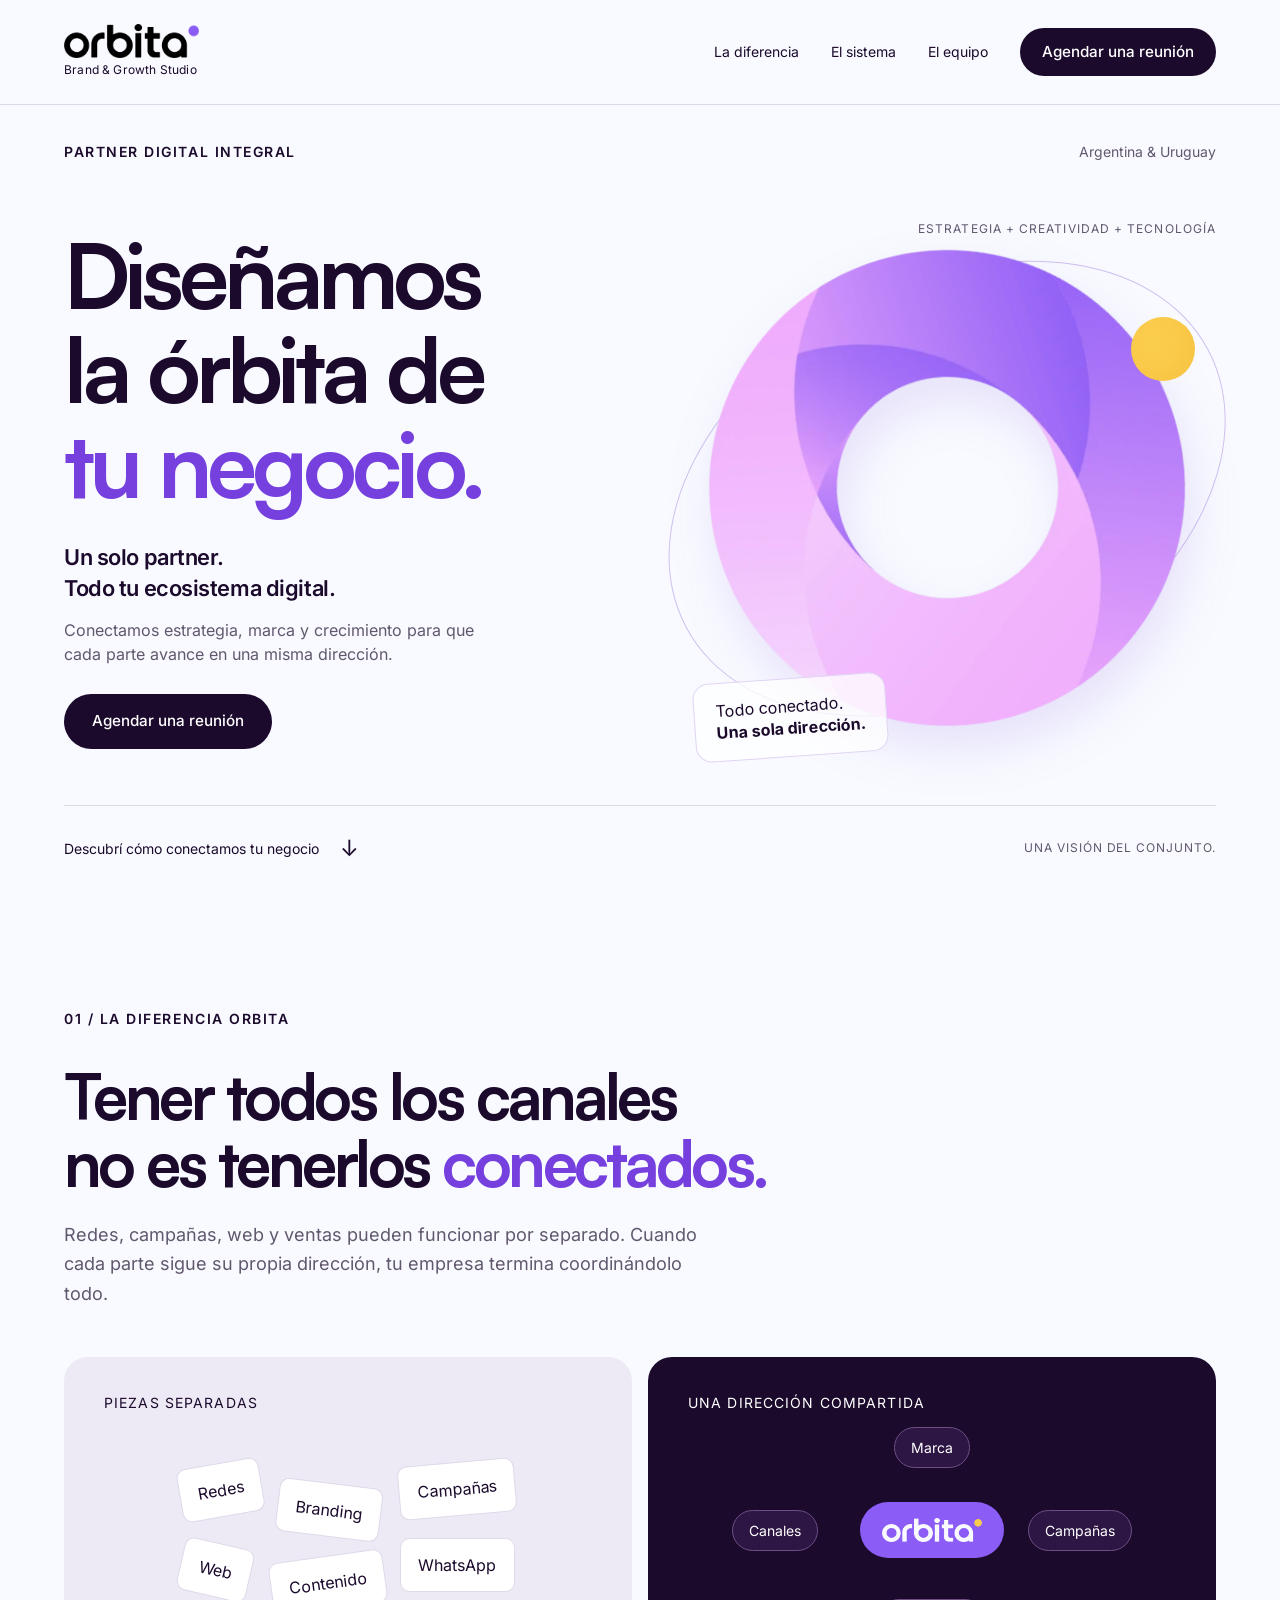
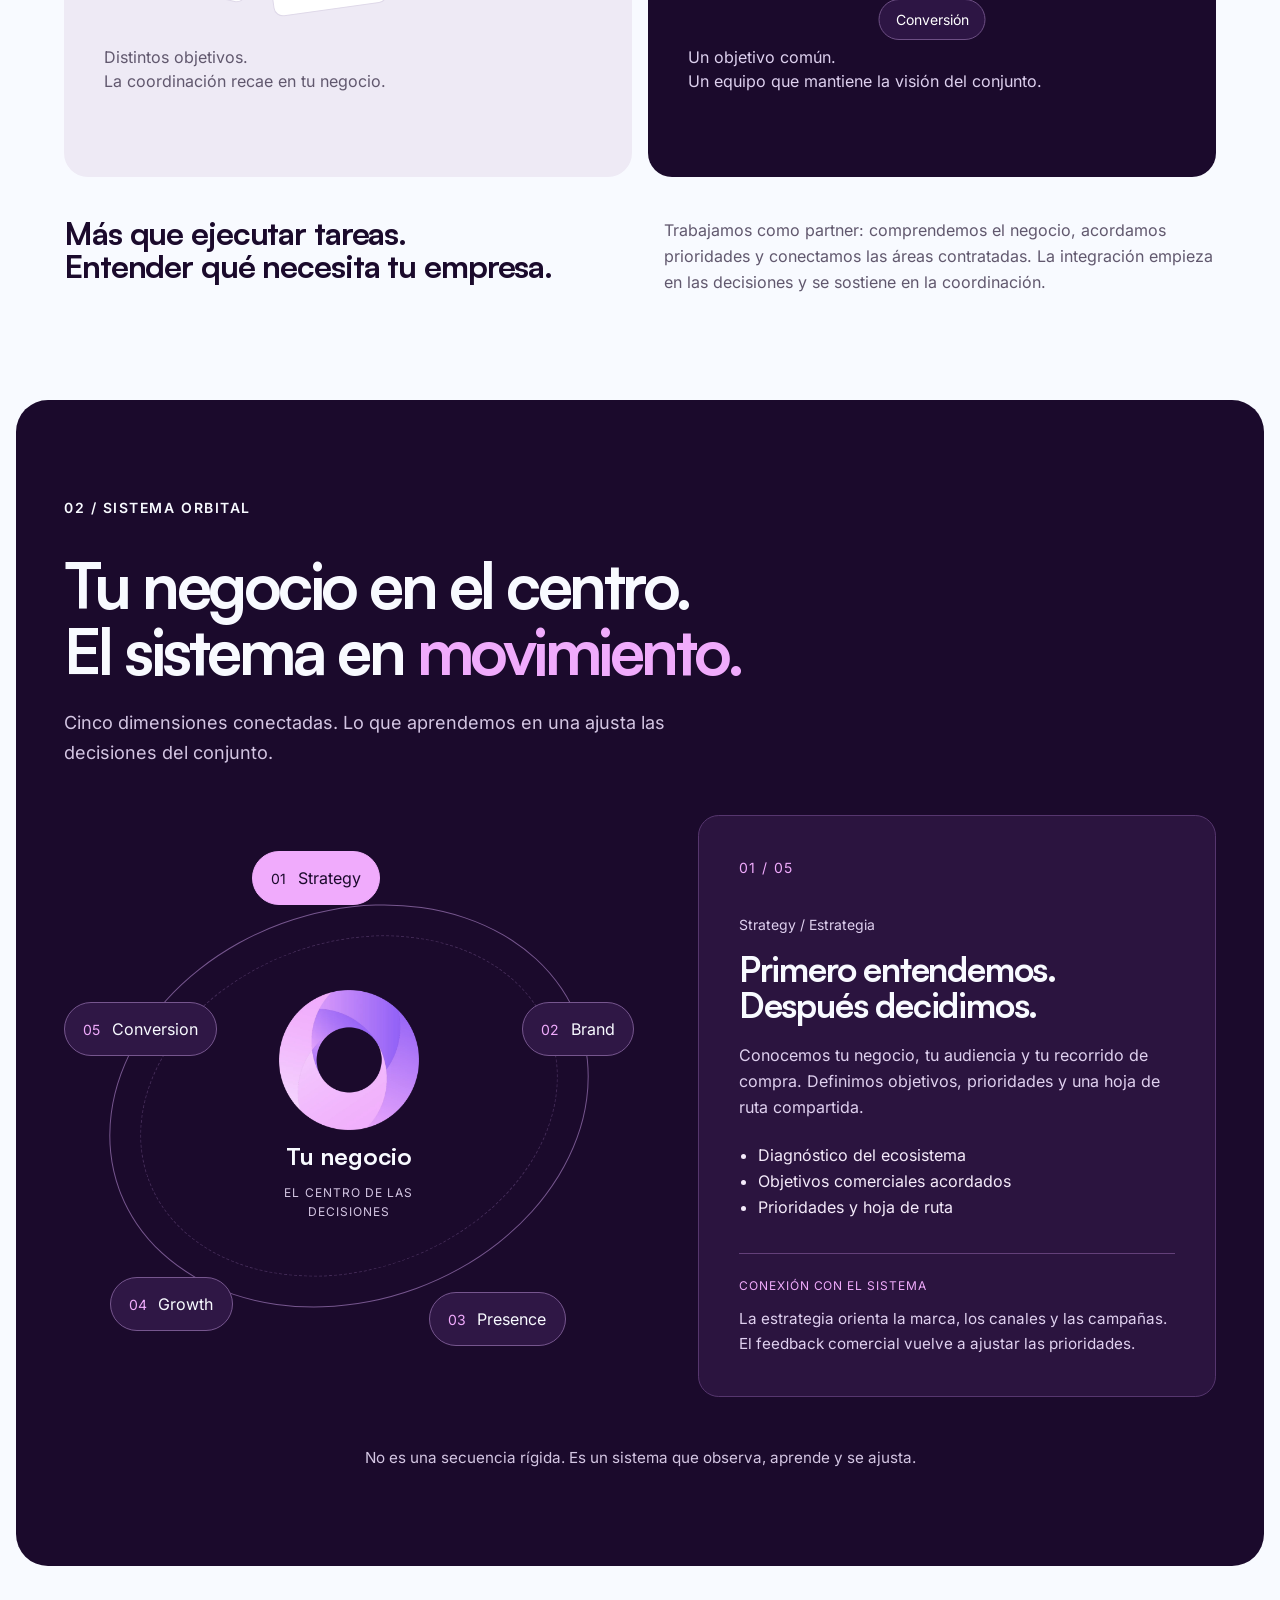
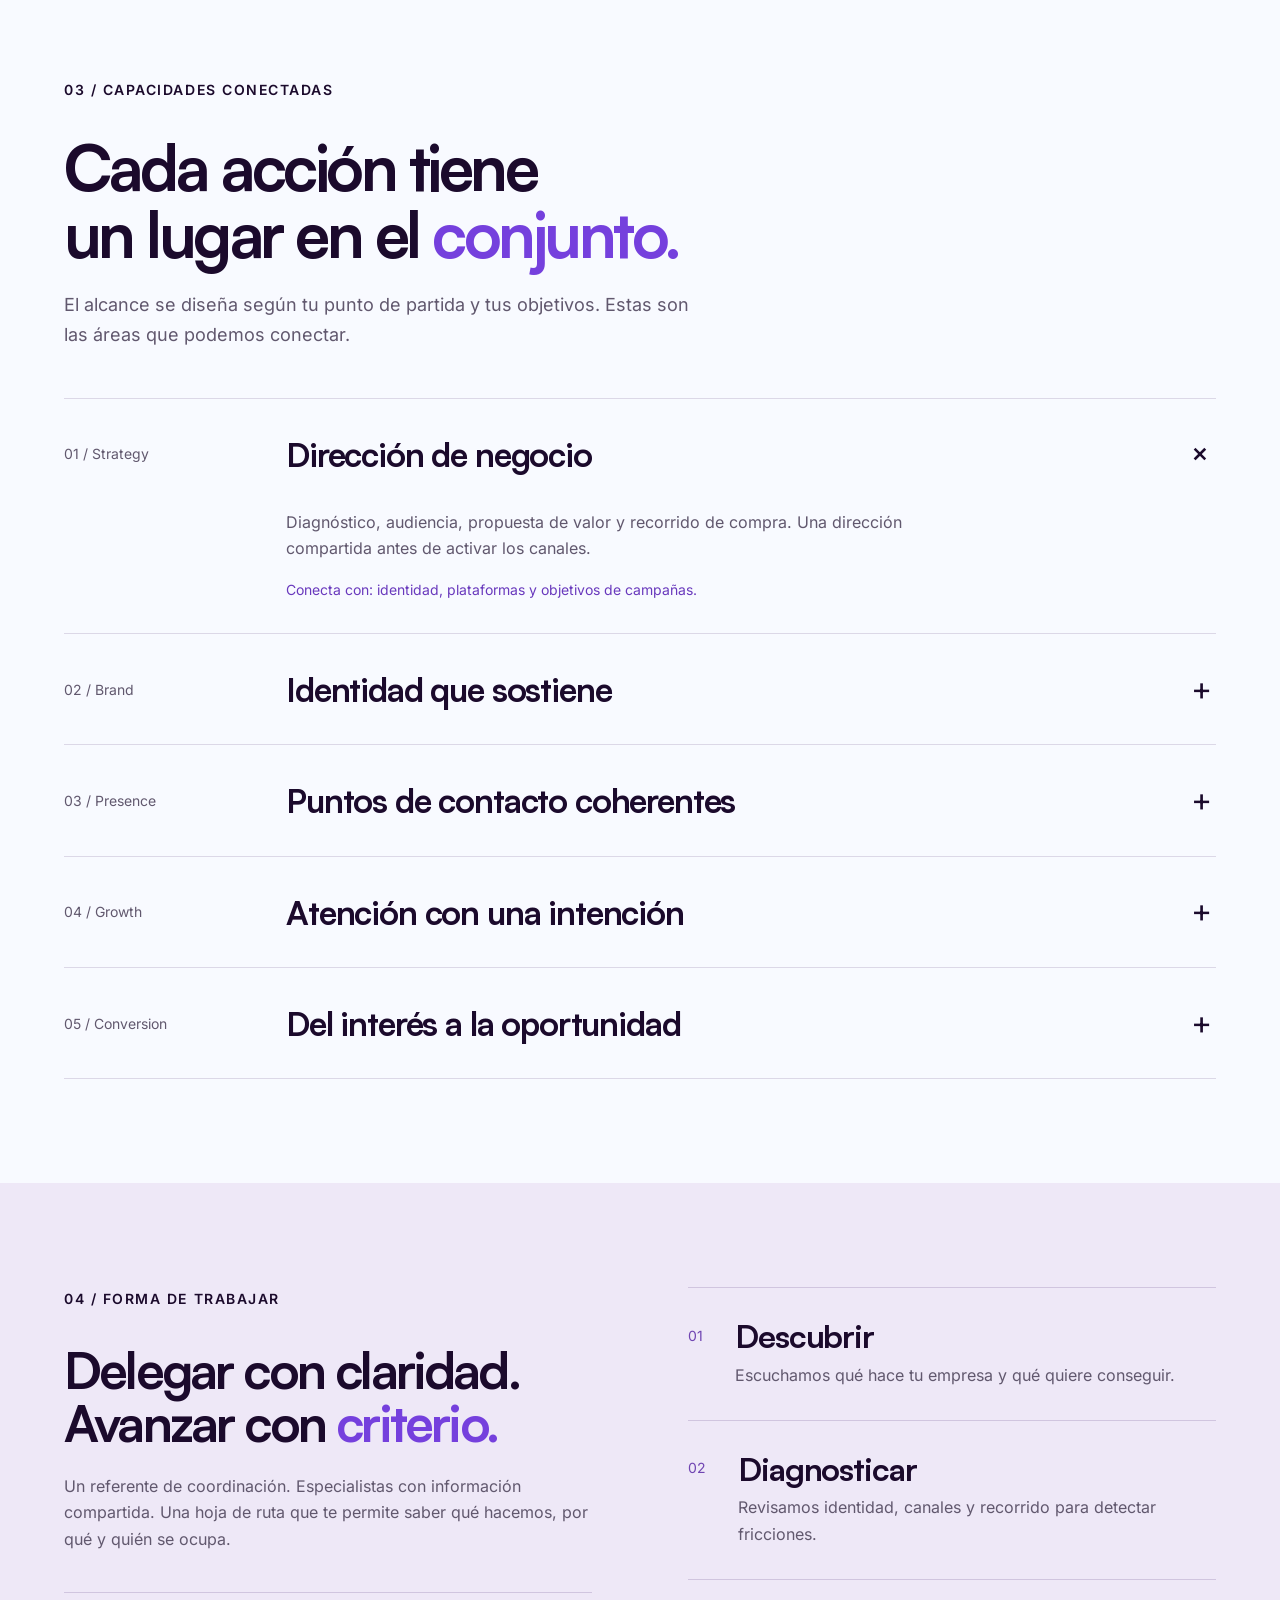
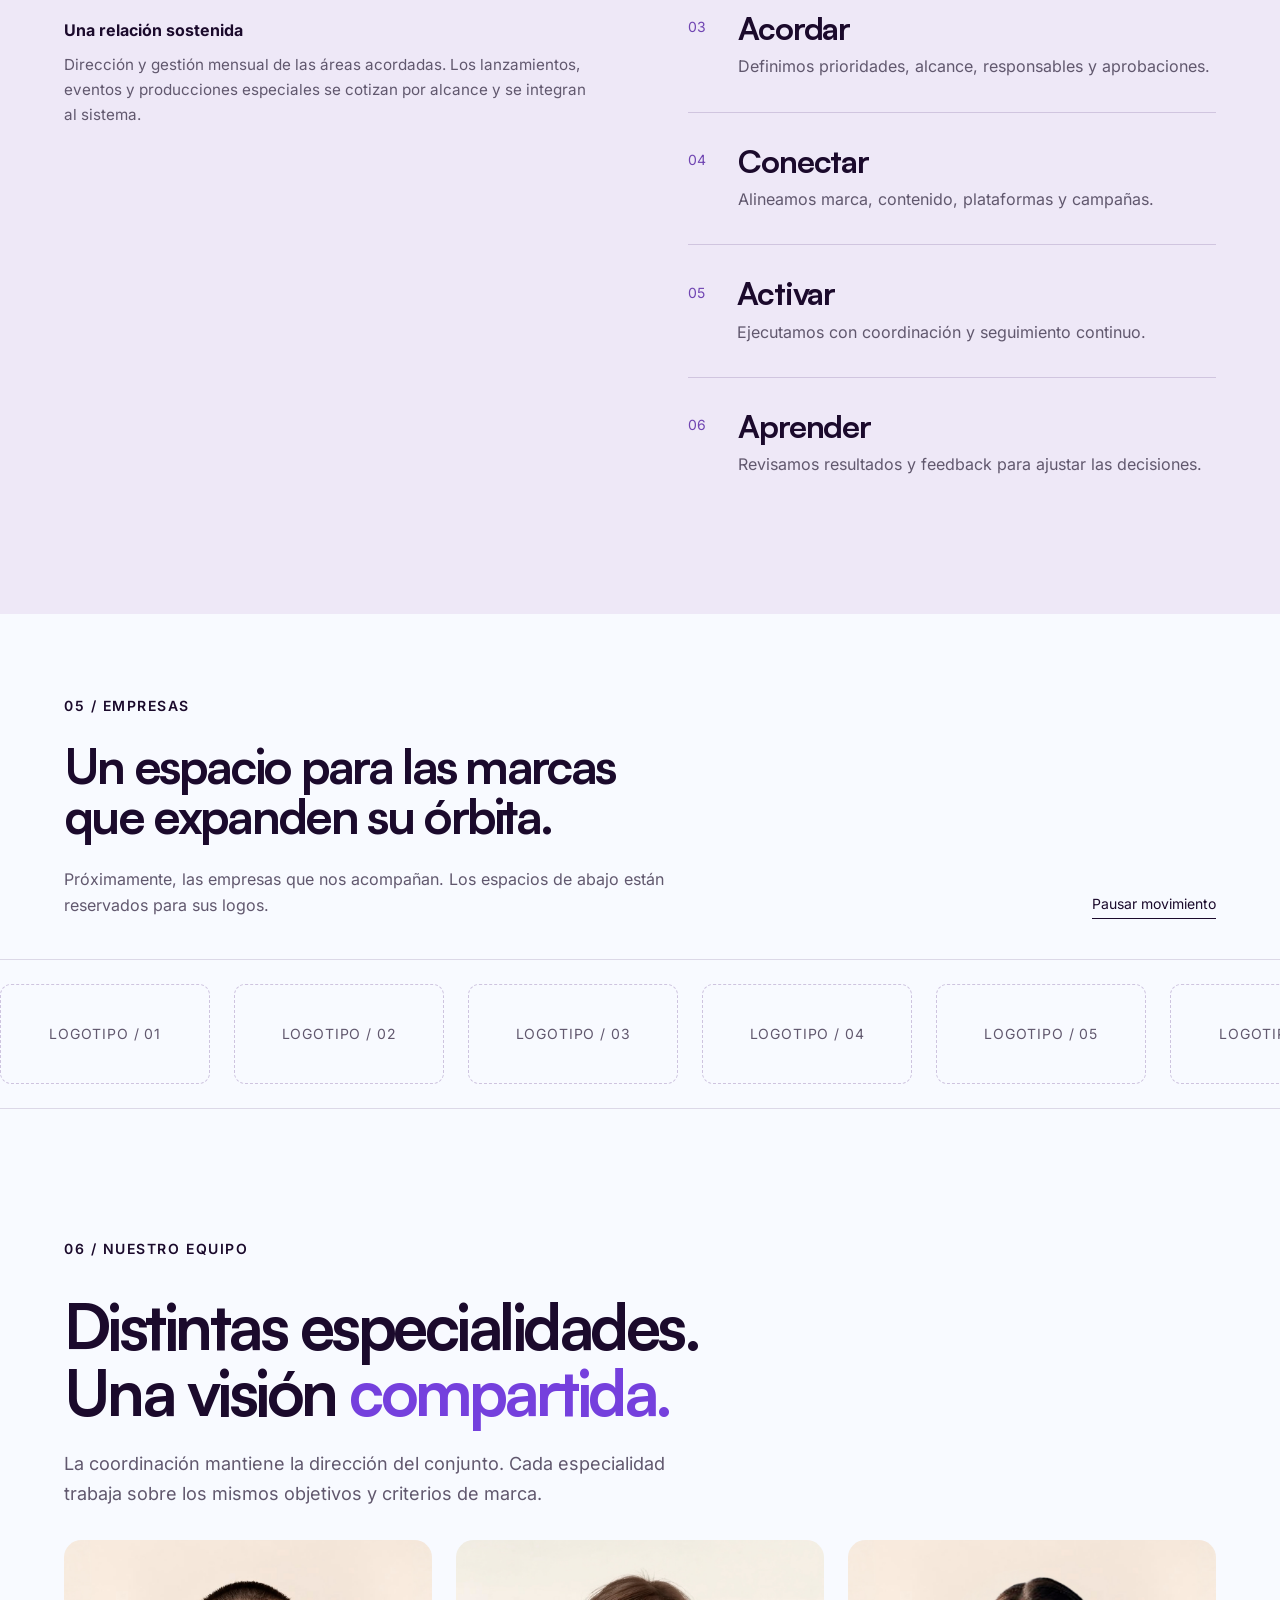
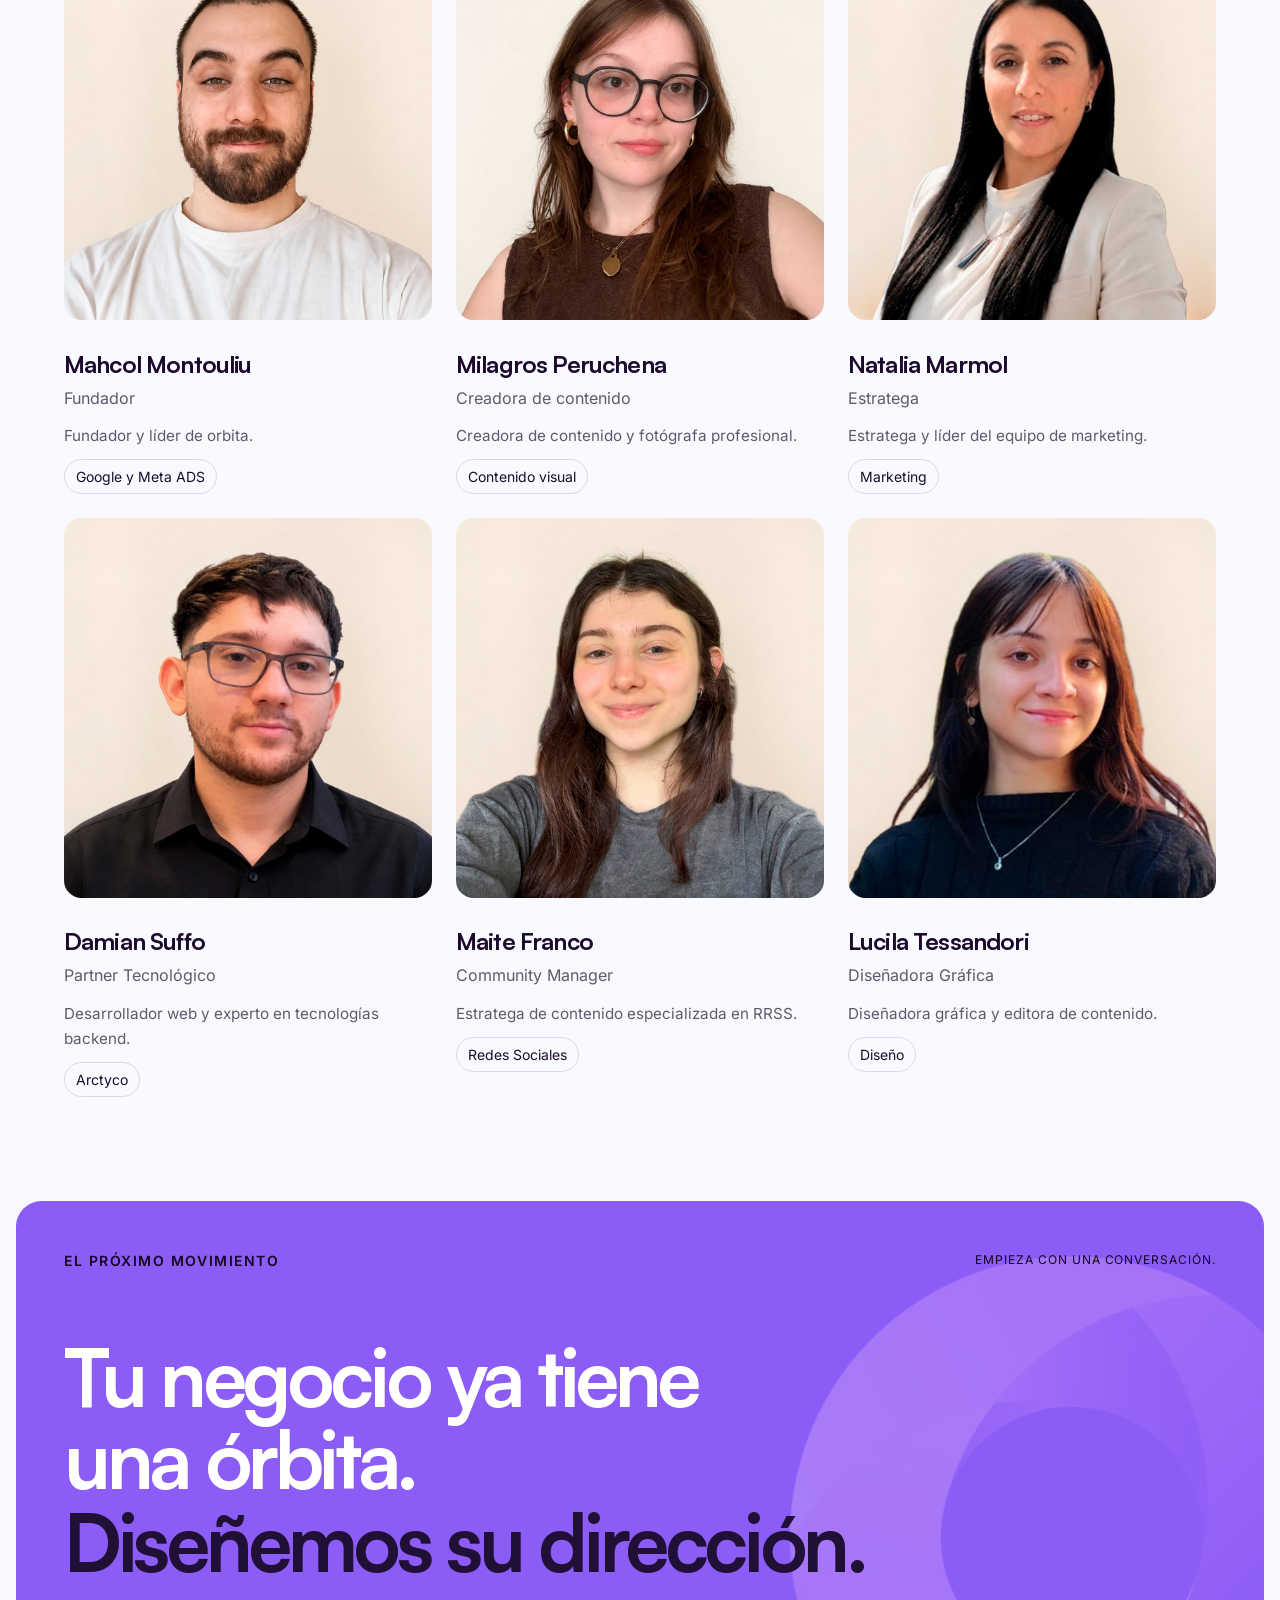
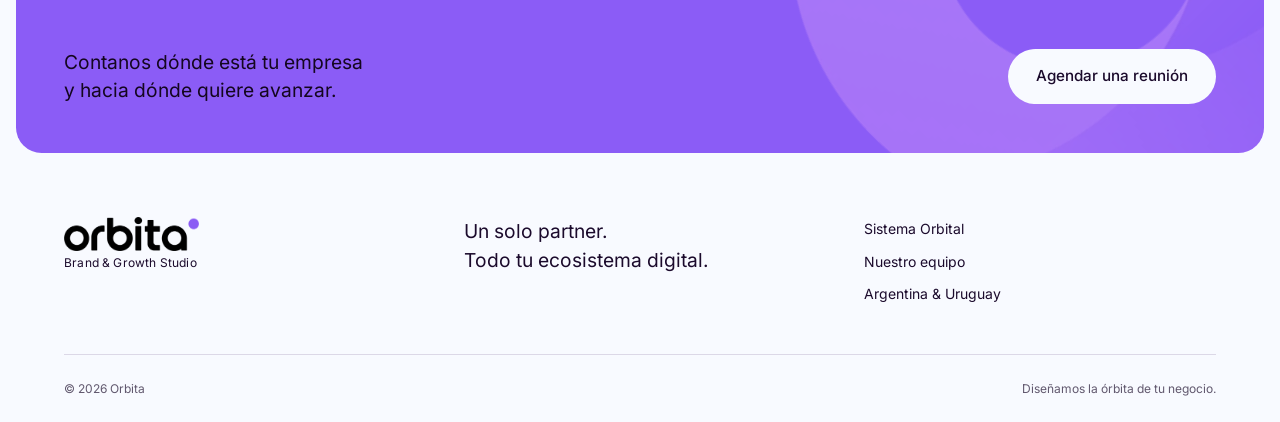
<file: index.html>
<!doctype html>
<html lang="es-AR">
<head>
  <meta charset="utf-8">
  <meta name="viewport" content="width=device-width, initial-scale=1">

  <title>Orbita | Marketing digital, redes sociales y publicidad</title>

  <meta
    name="description"
    content="Tu equipo de marketing digital en Argentina y Uruguay. Integramos estrategia, redes sociales, contenido y publicidad para empresas. Agendá una reunión."
  >

  <meta
    name="robots"
    content="index, follow, max-image-preview:large, max-snippet:-1, max-video-preview:-1"
  >

  <link rel="canonical" href="https://orbitapartner.com/">

  <meta name="theme-color" content="#8B5CF6">

  <!-- Información para compartir la web -->
  <meta property="og:type" content="website">
  <meta property="og:locale" content="es_AR">
  <meta property="og:site_name" content="Orbita">
  <meta property="og:url" content="https://orbitapartner.com/">

  <meta
    property="og:title"
    content="Orbita | Tu equipo de marketing digital"
  >

  <meta
    property="og:description"
    content="Un solo partner. Todo tu ecosistema digital. Estrategia, redes sociales, contenido y publicidad conectados con los objetivos de tu empresa."
  >

  <meta name="twitter:card" content="summary">

  <meta
    name="twitter:title"
    content="Orbita | Tu equipo de marketing digital"
  >

  <meta
    name="twitter:description"
    content="Un solo partner. Todo tu ecosistema digital. Conocé al equipo que conecta tu marca, tus canales y tus oportunidades comerciales."
  >

  <!-- Recursos existentes de la web -->
  <link
    rel="icon"
    href="assets/favicon.png"
    type="image/png"
  >

  <link
    rel="preload"
    as="image"
    href="assets/symbol-800.webp"
    imagesrcset="assets/symbol-480.webp 480w, assets/symbol-800.webp 800w"
    imagesizes="(max-width: 760px) 85vw, 45vw"
  >

  <link rel="stylesheet" href="styles.css">

  <script src="config.js" defer></script>
  <script src="app.js" defer></script>

  <!-- Identificación del negocio para buscadores -->
  <script type="application/ld+json" id="orbita-seo">
  {
    "@context": "https://schema.org",
    "@graph": [
      {
        "@type": "Organization",
        "@id": "https://orbitapartner.com/#organization",
        "name": "Orbita",
        "url": "https://orbitapartner.com/",
        "logo": "https://orbitapartner.com/assets/logo-dark.webp",
        "description": "Partner digital integral para empresas. Conecta estrategia, identidad de marca, redes sociales, contenido, desarrollo web, ecommerce y publicidad digital.",
        "slogan": "Un solo partner. Todo tu ecosistema digital.",
        "areaServed": [
          {
            "@type": "Country",
            "name": "Argentina"
          },
          {
            "@type": "Country",
            "name": "Uruguay"
          }
        ]
      },
      {
        "@type": "WebSite",
        "@id": "https://orbitapartner.com/#website",
        "url": "https://orbitapartner.com/",
        "name": "Orbita",
        "inLanguage": "es-AR",
        "publisher": {
          "@id": "https://orbitapartner.com/#organization"
        }
      }
    ]
  }
  </script>
</head>
<body>
<a class="skip" href="#contenido">Ir al contenido</a>
<div class="reading-progress" aria-hidden="true"></div>
<header class="header">
<a class="brand" href="#inicio" aria-label="Orbita, inicio"><img src="assets/logo-dark.webp" width="798" height="198" alt="Orbita"><span>Brand & Growth Studio</span></a>
<button class="menu-toggle" aria-controls="navigation" aria-expanded="false"><span>Menú</span><i aria-hidden="true"></i></button>
<nav id="navigation" aria-label="Navegación principal"><a href="#diferencia">La diferencia</a><a href="#sistema">El sistema</a><a href="#equipo">El equipo</a><a class="button small" href="#reunion" data-calendar>Agendar una reunión</a></nav>
</header>
<main id="contenido">
<section class="hero section" id="inicio" aria-labelledby="hero-title">
<div class="hero-top"><span class="eyebrow">PARTNER DIGITAL INTEGRAL</span><span class="market">Argentina & Uruguay</span></div>
<div class="hero-grid">
<div class="hero-copy"><h1 id="hero-title">Diseñamos<br>la órbita de<br><em>tu negocio.</em></h1><p class="hero-lead">Un solo partner.<br>Todo tu ecosistema digital.</p><p class="hero-description">Conectamos estrategia, marca y crecimiento para que cada parte avance en una misma dirección.</p><a class="button" href="#reunion" data-calendar>Agendar una reunión</a></div>
<div class="hero-art" aria-hidden="true"><div class="art-orbit"></div><div class="art-inner"><img class="hero-symbol" src="assets/symbol-800.webp" srcset="assets/symbol-480.webp 480w, assets/symbol-800.webp 800w" sizes="(max-width: 760px) 85vw, 45vw" width="598" height="598" alt="" fetchpriority="high"><span class="yellow-dot"></span></div><span class="art-caption">ESTRATEGIA + CREATIVIDAD + TECNOLOGÍA</span><div class="art-label">Todo conectado.<br><strong>Una sola dirección.</strong></div></div>
</div>
<div class="hero-bottom"><a href="#diferencia">Descubrí cómo conectamos tu negocio <span aria-hidden="true">↓</span></a><span>UNA VISIÓN DEL CONJUNTO.</span></div>
</section>
<section class="difference section" id="diferencia" aria-labelledby="difference-title">
<div class="section-heading reveal"><span class="eyebrow">01 / LA DIFERENCIA ORBITA</span><h2 id="difference-title">Tener todos los canales<br>no es tenerlos <em>conectados.</em></h2><p>Redes, campañas, web y ventas pueden funcionar por separado. Cuando cada parte sigue su propia dirección, tu empresa termina coordinándolo todo.</p></div>
<div class="connection-story" data-connect>
<div class="fragmented"><span class="mini-title">PIEZAS SEPARADAS</span><div class="chips" aria-label="Canales separados"><span>Redes</span><span>Branding</span><span>Campañas</span><span>Web</span><span>Contenido</span><span>WhatsApp</span></div><p>Distintos objetivos.<br>La coordinación recae en tu negocio.</p></div>
<div class="connected"><span class="mini-title">UNA DIRECCIÓN COMPARTIDA</span><div class="connected-graphic"><span class="line horizontal"></span><span class="line vertical"></span><div class="center-brand"><img src="assets/logo-light.webp" width="798" height="198" alt="Orbita"></div><span class="node n1">Marca</span><span class="node n2">Canales</span><span class="node n3">Campañas</span><span class="node n4">Conversión</span></div><p>Un objetivo común.<br>Un equipo que mantiene la visión del conjunto.</p></div>
</div>
<div class="difference-footer reveal"><h3>Más que ejecutar tareas.<br>Entender qué necesita tu empresa.</h3><p>Trabajamos como partner: comprendemos el negocio, acordamos prioridades y conectamos las áreas contratadas. La integración empieza en las decisiones y se sostiene en la coordinación.</p></div>
</section>
<section class="system section" id="sistema" aria-labelledby="system-title">
<div class="section-heading reveal"><span class="eyebrow">02 / SISTEMA ORBITAL</span><h2 id="system-title">Tu negocio en el centro.<br>El sistema en <em>movimiento.</em></h2><p>Cinco dimensiones conectadas. Lo que aprendemos en una ajusta las decisiones del conjunto.</p></div>
<div class="system-grid">
<div class="system-map" aria-label="Dimensiones del Sistema Orbital"><div class="system-ring" aria-hidden="true"></div><div class="system-center"><img src="assets/symbol-480.webp" width="598" height="598" alt="" loading="lazy"><strong>Tu negocio</strong><span>EL CENTRO DE LAS DECISIONES</span></div><div class="dimension-controls" role="tablist" aria-label="Explorar dimensiones" aria-orientation="vertical"><button class="dimension d1" id="tab-strategy" role="tab" aria-selected="true" aria-controls="dimension-panel" data-dimension="0"><span>01</span>Strategy</button><button class="dimension d2" id="tab-brand" role="tab" aria-selected="false" aria-controls="dimension-panel" tabindex="-1" data-dimension="1"><span>02</span>Brand</button><button class="dimension d3" id="tab-presence" role="tab" aria-selected="false" aria-controls="dimension-panel" tabindex="-1" data-dimension="2"><span>03</span>Presence</button><button class="dimension d4" id="tab-growth" role="tab" aria-selected="false" aria-controls="dimension-panel" tabindex="-1" data-dimension="3"><span>04</span>Growth</button><button class="dimension d5" id="tab-conversion" role="tab" aria-selected="false" aria-controls="dimension-panel" tabindex="-1" data-dimension="4"><span>05</span>Conversion</button></div></div>
<div class="dimension-panel" id="dimension-panel" role="tabpanel" aria-labelledby="tab-strategy" tabindex="0"><span class="panel-count">01 / 05</span><span class="panel-label">Strategy / Estrategia</span><h3>Primero entendemos.<br>Después decidimos.</h3><p>Conocemos tu negocio, tu audiencia y tu recorrido de compra. Definimos objetivos, prioridades y una hoja de ruta compartida.</p><ul><li>Diagnóstico del ecosistema</li><li>Objetivos comerciales acordados</li><li>Prioridades y hoja de ruta</li></ul><div class="panel-connection"><span>CONEXIÓN CON EL SISTEMA</span><p>La estrategia orienta la marca, los canales y las campañas. El feedback comercial vuelve a ajustar las prioridades.</p></div></div>
</div>
<p class="system-note">No es una secuencia rígida. Es un sistema que observa, aprende y se ajusta.</p>
</section>
<section class="capabilities section" id="capacidades" aria-labelledby="capabilities-title"><div class="section-heading reveal"><span class="eyebrow">03 / CAPACIDADES CONECTADAS</span><h2 id="capabilities-title">Cada acción tiene<br>un lugar en el <em>conjunto.</em></h2><p>El alcance se diseña según tu punto de partida y tus objetivos. Estas son las áreas que podemos conectar.</p></div>
<div class="capability-list">
<details open><summary><span>01 / Strategy</span><h3>Dirección de negocio</h3><i aria-hidden="true">+</i></summary><div class="detail-body"><p>Diagnóstico, audiencia, propuesta de valor y recorrido de compra. Una dirección compartida antes de activar los canales.</p><p class="links-to">Conecta con: identidad, plataformas y objetivos de campañas.</p></div></details>
<details><summary><span>02 / Brand</span><h3>Identidad que sostiene</h3><i aria-hidden="true">+</i></summary><div class="detail-body"><p>Posicionamiento, mensajes, universo visual y recursos de comunicación. Fortalecemos la marca existente o revisamos su identidad cuando necesita una transformación.</p><p class="links-to">Conecta con: contenido, web y creatividad publicitaria.</p></div></details>
<details><summary><span>03 / Presence</span><h3>Puntos de contacto coherentes</h3><i aria-hidden="true">+</i></summary><div class="detail-body"><p>Redes sociales, web, ecommerce y Tiendanube. Contenido, fotografía, video y cobertura de eventos. Integraciones y automatizaciones según el alcance acordado.</p><p class="links-to">Conecta con: identidad, tráfico y recorrido de compra.</p></div></details>
<details><summary><span>04 / Growth</span><h3>Atención con una intención</h3><i aria-hidden="true">+</i></summary><div class="detail-body"><p>Meta Ads, Google Ads, adquisición y generación de demanda. Campañas y lanzamientos que consideran tanto el objetivo como la experiencia a la que llega el usuario.</p><p class="links-to">Conecta con: contenido, plataformas y oportunidades comerciales.</p></div></details>
<details><summary><span>05 / Conversion</span><h3>Del interés a la oportunidad</h3><i aria-hidden="true">+</i></summary><div class="detail-body"><p>Diseñamos el recorrido para calificar y derivar oportunidades al WhatsApp, al equipo comercial o a la web de tu empresa, con criterios acordados y la información relevante.</p><p>Cuando interviene tu equipo, la atención y el cierre de la venta quedan a su cargo. Compartir ese feedback permite mejorar el sistema.</p><p class="links-to">Conecta con: campañas, experiencia digital y aprendizaje estratégico.</p></div></details>
</div></section>
<section class="work section" id="forma-de-trabajar" aria-labelledby="work-title"><div class="work-heading reveal"><span class="eyebrow">04 / FORMA DE TRABAJAR</span><h2 id="work-title">Delegar con claridad.<br>Avanzar con <em>criterio.</em></h2><p>Un referente de coordinación. Especialistas con información compartida. Una hoja de ruta que te permite saber qué hacemos, por qué y quién se ocupa.</p><div class="relationship"><strong>Una relación sostenida</strong><p>Dirección y gestión mensual de las áreas acordadas. Los lanzamientos, eventos y producciones especiales se cotizan por alcance y se integran al sistema.</p></div></div><ol class="steps"><li class="reveal"><span>01</span><div><h3>Descubrir</h3><p>Escuchamos qué hace tu empresa y qué quiere conseguir.</p></div></li><li class="reveal"><span>02</span><div><h3>Diagnosticar</h3><p>Revisamos identidad, canales y recorrido para detectar fricciones.</p></div></li><li class="reveal"><span>03</span><div><h3>Acordar</h3><p>Definimos prioridades, alcance, responsables y aprobaciones.</p></div></li><li class="reveal"><span>04</span><div><h3>Conectar</h3><p>Alineamos marca, contenido, plataformas y campañas.</p></div></li><li class="reveal"><span>05</span><div><h3>Activar</h3><p>Ejecutamos con coordinación y seguimiento continuo.</p></div></li><li class="reveal"><span>06</span><div><h3>Aprender</h3><p>Revisamos resultados y feedback para ajustar las decisiones.</p></div></li></ol></section>
<section class="clients section" id="empresas" aria-labelledby="clients-title"><div class="clients-heading"><span class="eyebrow">05 / EMPRESAS</span><h2 id="clients-title">Un espacio para las marcas<br>que expanden su órbita.</h2><p id="clients-note">Próximamente, las empresas que nos acompañan. Los espacios de abajo están reservados para sus logos.</p><button class="text-button" id="marquee-toggle" aria-pressed="false">Pausar movimiento</button></div><div class="marquee" aria-label="Espacios reservados para logos de empresas"><div class="marquee-track" id="client-track"><div class="logo-group"><span class="logo-placeholder">LOGOTIPO / 01</span><span class="logo-placeholder">LOGOTIPO / 02</span><span class="logo-placeholder">LOGOTIPO / 03</span><span class="logo-placeholder">LOGOTIPO / 04</span><span class="logo-placeholder">LOGOTIPO / 05</span></div><div class="logo-group" aria-hidden="true"><span class="logo-placeholder">LOGOTIPO / 01</span><span class="logo-placeholder">LOGOTIPO / 02</span><span class="logo-placeholder">LOGOTIPO / 03</span><span class="logo-placeholder">LOGOTIPO / 04</span><span class="logo-placeholder">LOGOTIPO / 05</span></div></div></div></section>
<section class="team section" id="equipo" aria-labelledby="team-title"><div class="section-heading reveal"><span class="eyebrow">06 / NUESTRO EQUIPO</span><h2 id="team-title">Distintas especialidades.<br>Una visión <em>compartida.</em></h2><p>La coordinación mantiene la dirección del conjunto. Cada especialidad trabaja sobre los mismos objetivos y criterios de marca.</p></div><p class="placeholder-note" id="team-note">Estamos preparando la presentación del equipo. Estos perfiles son espacios reservados, no integrantes publicados.</p><div class="team-grid" id="team-grid"><article class="team-card"><div class="portrait-placeholder"><span>01</span><p>Fotografía por incorporar</p></div><h3>Perfil por incorporar</h3><p>Coordinación integral</p><span class="specialty">Visión del conjunto</span></article><article class="team-card"><div class="portrait-placeholder"><span>02</span><p>Fotografía por incorporar</p></div><h3>Perfil por incorporar</h3><p>Marca y contenido</p><span class="specialty">Identidad y comunicación</span></article><article class="team-card"><div class="portrait-placeholder"><span>03</span><p>Fotografía por incorporar</p></div><h3>Perfil por incorporar</h3><p>Presencia y crecimiento</p><span class="specialty">Canales y oportunidades</span></article></div></section>
<section class="contact section" id="reunion" aria-labelledby="contact-title"><div class="contact-top"><span class="eyebrow">EL PRÓXIMO MOVIMIENTO</span><span>EMPIEZA CON UNA CONVERSACIÓN.</span></div><h2 id="contact-title">Tu negocio ya tiene<br>una órbita.<br><em>Diseñemos su dirección.</em></h2><div class="contact-bottom"><p>Contanos dónde está tu empresa<br>y hacia dónde quiere avanzar.</p><a class="button light" href="#reunion" data-calendar>Agendar una reunión</a></div><img class="contact-symbol" src="assets/symbol-480.webp" width="598" height="598" alt="" loading="lazy"></section>
</main>
<footer class="footer"><a class="brand" href="#inicio" aria-label="Orbita, volver al inicio"><img src="assets/logo-dark.webp" width="798" height="198" alt="Orbita"><span>Brand & Growth Studio</span></a><p>Un solo partner.<br>Todo tu ecosistema digital.</p><div><a href="#sistema">Sistema Orbital</a><a href="#equipo">Nuestro equipo</a><span>Argentina & Uruguay</span></div><div class="footer-bottom"><span>© <span id="year">2026</span> Orbita</span><span>Diseñamos la órbita de tu negocio.</span></div></footer>
<a class="whatsapp" href="#reunion" data-whatsapp aria-label="Contactar a Orbita por WhatsApp" aria-hidden="true" tabindex="-1"><svg viewBox="0 0 24 24" fill="none" aria-hidden="true"><path d="M20 11.7a8 8 0 0 1-11.8 7L4 20l1.3-4.1A8 8 0 1 1 20 11.7Z" stroke="currentColor" stroke-width="1.7"/><path d="M9 8c-.5 0-1 1-1 1.5 0 2.7 3.5 6 6 6 .6 0 1.7-.8 1.7-1.3l-2-1-1 .7c-1-.4-2.1-1.5-2.5-2.5l.7-1L10 8Z" fill="currentColor"/></svg><span>Conversemos</span></a>
<dialog id="contact-dialog" aria-labelledby="dialog-title"><button class="dialog-close" aria-label="Cerrar">×</button><span class="eyebrow">CONVERSEMOS</span><h2 id="dialog-title">Estamos preparando<br>este canal de contacto.</h2><p id="dialog-description">La agenda de reuniones estará disponible próximamente.</p><a id="dialog-alternative" class="button" hidden>Escribinos</a><button class="text-button dialog-dismiss">Volver al sitio</button></dialog>
<noscript><div class="noscript-notice">Podés explorar toda la propuesta. La agenda y los canales de contacto requieren JavaScript.</div></noscript>
</body>
</html>
</file>
<file: styles.css>
@font-face{font-family:Satoshi;src: url('assets/fonts/Satoshi-Variable.woff2') format('woff2');font-weight:300 900;font-display:swap}@font-face{font-family:Inter;src:url('assets/fonts/Inter-Variable.woff2') format('woff2');font-weight:100 900;font-display:swap}
:root{--paper:#F8FAFF;--ink:#1b0a2c;--purple:#8B5CF6;--pink:#F0ABFC;--yellow:#FBCD4D;--muted:#61586e;--border:#dcd8e7;--pad:clamp(1.25rem,5vw,6rem);--heading:Satoshi,'Arial',sans-serif;--body:Inter,'Arial',sans-serif}*{box-sizing:border-box}html{scroll-behavior:smooth;scroll-padding-top:7rem}body{margin:0;background:var(--paper);color:var(--ink);font-family:var(--body);font-size:1rem;line-height:1.65}a{color:inherit;text-decoration:none}button{font:inherit;cursor:pointer}button,a,summary{-webkit-tap-highlight-color:transparent}button{color:inherit}button:disabled{cursor:default}img{max-width:100%;height:auto}h1,h2,h3,p{margin:0}h1,h2,h3{font-family:var(--heading);line-height:1.04;letter-spacing:-.055em}h1{font-size:clamp(3.4rem,7.5vw,8rem);font-weight:700}h2{font-size:clamp(2.6rem,5vw,5.6rem);font-weight:700}h3{font-size:1.65rem;letter-spacing:-.035em}em{font-style:normal;color:#7540dd}p{max-width:65ch}a:focus-visible,button:focus-visible,summary:focus-visible,[tabindex]:focus-visible{outline:3px solid #d89600;outline-offset:6px}section{scroll-margin-top:6rem}.section{padding:6.5rem var(--pad)}.eyebrow{font-size:.875rem;letter-spacing:.11em;font-weight:600;display:block}.button{display:inline-flex;align-items:center;justify-content:center;background:var(--ink);color:white;border:1px solid transparent;padding:1rem 1.7rem;border-radius:3rem;line-height:1.35;font-size:.95rem;font-weight:500;min-height:3rem;transition:background .2s,transform .2s}.button:hover{background:#5d2ba5;transform:translateY(-2px)}.button.small{padding:.8rem 1.3rem}.button.light{background:var(--paper);color:var(--ink)}.button.light:hover{background:var(--yellow)}.skip{position:fixed;top:-5rem;left:1rem;background:var(--yellow);padding:.8rem;z-index:100}.skip:focus{top:1rem}.reading-progress{position:fixed;left:0;top:0;width:100%;height:3px;background:var(--purple);transform:scaleX(0);transform-origin:left;z-index:50}.header{display:flex;align-items:center;justify-content:space-between;gap:2rem;padding:1.5rem var(--pad);border-bottom:1px solid var(--border);position:sticky;top:0;background:rgba(248,250,255,.97);z-index:20}.brand{display:flex;flex-direction:column;align-items:flex-start;gap:.15rem}.brand img{width:135px;display:block}.brand span{font-size:.75rem;letter-spacing:.015em}.header nav{display:flex;align-items:center;gap:2rem;font-size:.875rem}.header nav>a:not(.button):hover{color:#7540dd}.menu-toggle{display:none}.hero{padding-top:2.2rem;padding-bottom:1.8rem;overflow:hidden}.hero-top,.hero-bottom{display:flex;justify-content:space-between;gap:1rem}.market{font-size:.875rem;color:var(--muted)}.hero-grid{display:grid;grid-template-columns:1.08fr 1fr;gap:2rem;align-items:center;padding:3.5rem 0 3rem}.hero-copy{position:relative;z-index:2}.hero h1{font-size:clamp(3.5rem,7.1vw,7.5rem)}.hero-lead{font-size:clamp(1.2rem,1.7vw,1.55rem);line-height:1.4;margin:2rem 0 .9rem;font-weight:600;letter-spacing:-.02em}.hero-description{max-width:28rem;color:var(--muted);margin-bottom:1.7rem;line-height:1.55}.hero-art{height:clamp(380px,42vw,620px);position:relative;display:grid;place-items:center;isolation:isolate}.art-inner{position:relative;width:96%;aspect-ratio:1;display:grid;place-items:center}.hero-symbol{width:92%;animation:float 8s ease-in-out infinite;filter:drop-shadow(0 24px 24px #713fd521);transform:rotate(-18deg)}.art-orbit{position:absolute;width:110%;height:76%;border:1px solid #cfc1ef;border-radius:50%;transform:rotate(-28deg);z-index:-1}.yellow-dot{position:absolute;width:clamp(35px,5vw,70px);aspect-ratio:1;border-radius:50%;background:var(--yellow);top:17%;right:2%;box-shadow:inset -10px -8px 20px #eca92035;animation:float 7s ease-in-out infinite reverse}.art-caption{font-size:.75rem;letter-spacing:.09em;position:absolute;top:0;right:0;color:var(--muted)}.art-label{position:absolute;bottom:0;left:1rem;font-size:1rem;line-height:1.4;padding:1rem 1.3rem;border:1px solid #e1d5f4;border-radius:1rem;background:#ffffffc9;transform:rotate(-4deg)}.hero-bottom{border-top:1px solid var(--border);padding-top:1.5rem;font-size:.875rem;align-items:center}.hero-bottom a{display:flex;align-items:center;gap:1.3rem}.hero-bottom a span{font-size:1.4rem}.hero-bottom>span{font-size:.75rem;letter-spacing:.08em;color:var(--muted)}.section-heading{max-width:1000px}.section-heading .eyebrow{margin-bottom:2rem}.section-heading>p{margin-top:1.5rem;max-width:650px;font-size:1.125rem;color:var(--muted)}.difference{padding-top:7rem}.connection-story{display:grid;grid-template-columns:1fr 1fr;gap:1rem;margin-top:3rem}.fragmented,.connected{border-radius:1.5rem;padding:2rem 2.5rem;min-height:420px;overflow:hidden}.fragmented{background:#eeeaf5}.connected{background:var(--ink);color:white}.mini-title{font-size:.875rem;letter-spacing:.08em}.chips{display:flex;flex-wrap:wrap;gap:1rem;align-content:center;justify-content:center;min-height:230px;max-width:400px;margin:auto}.chips span{background:#fff;padding:.8rem 1.1rem;border:1px solid #dfd9e9;border-radius:.6rem;transition:transform 1.2s}.chips span:nth-child(1){transform:rotate(-10deg) translateY(-5px)}.chips span:nth-child(2){transform:rotate(7deg) translateY(15px)}.chips span:nth-child(3){transform:rotate(-5deg) translateY(-6px)}.chips span:nth-child(4){transform:rotate(13deg) translateY(5px)}.chips span:nth-child(5){transform:rotate(-8deg) translateY(18px)}.connection-story.is-connected .chips span{transform:rotate(0) translateY(0)}.fragmented>p,.connected>p{font-size:1rem;line-height:1.5}.fragmented>p{color:var(--muted)}.connected>p{color:#ddd0ee}.connected-graphic{height:230px;position:relative;max-width:400px;margin:auto;display:grid;place-items:center}.center-brand{background:#8B5CF6;border-radius:3rem;padding:1rem 1.4rem;position:relative;z-index:1}.center-brand img{width:100px;display:block}.line{position:absolute;background:#906abb;opacity:.6;transition:transform 1.5s}.horizontal{width:70%;height:1px;transform:scaleX(.2)}.vertical{height:65%;width:1px;transform:scaleY(.2)}.is-connected .horizontal{transform:scaleX(1)}.is-connected .vertical{transform:scaleY(1)}.node{position:absolute;font-size:.875rem;padding:.5rem 1rem;background:#2d1544;border:1px solid #6d4f84;border-radius:2rem}.n1{top:12px;left:50%;transform:translateX(-50%)}.n2{left:0;top:95px}.n3{right:0;top:95px}.n4{bottom:5px;left:50%;transform:translateX(-50%)}.difference-footer{display:grid;grid-template-columns:1fr 1fr;gap:3rem;margin-top:2.5rem;align-items:start}.difference-footer h3{font-size:clamp(1.7rem,2.5vw,2.5rem)}.difference-footer p{color:var(--muted)}.system{background:var(--ink);color:var(--paper);border-radius:2rem;margin:0 1rem;padding:6rem calc(var(--pad) - 1rem)}.system em{color:var(--pink)}.system .section-heading>p{color:#d3c5e2}.system-grid{display:grid;grid-template-columns:1.1fr 1fr;gap:4rem;align-items:center;margin-top:3rem}.system-map{min-height:520px;position:relative}.system-ring{position:absolute;inset:65px 40px;border:1px solid #76568e;border-radius:50%;transform:rotate(-20deg)}.system-ring:after{content:'';position:absolute;inset:30px;border:1px dashed #76568e70;border-radius:50%}.system-center{position:absolute;left:50%;top:50%;transform:translate(-50%,-50%);display:flex;flex-direction:column;align-items:center;text-align:center;gap:.4rem;width:210px}.system-center img{width:140px;animation:float 8s ease-in-out infinite}.system-center strong{font-size:1.5rem;font-family:var(--heading)}.system-center>span{font-size:.75rem;letter-spacing:.09em;color:#d3c5e2;max-width:150px}.dimension{position:absolute;display:flex;align-items:center;gap:.7rem;border:1px solid #76568e;border-radius:3rem;padding:.8rem 1.15rem;color:#f8faff;background:#2f1745;font-size:1rem;transition:background .2s,transform .2s}.dimension>span{font-size:.875rem;color:var(--pink)}.dimension:hover{background:#553278}.dimension[aria-selected=true]{background:var(--pink);color:var(--ink);border-color:var(--pink)}.dimension[aria-selected=true]>span{color:var(--ink)}.d1{left:33%;top:5px}.d2{right:0;top:30%}.d3{right:12%;bottom:20px}.d4{left:8%;bottom:35px}.d5{left:0;top:30%}.dimension-panel{padding:2.5rem;border-radius:1.3rem;background:#2b143f;border:1px solid #56366e;min-height:520px;position:relative}.panel-count{display:block;color:var(--pink);font-size:.875rem;letter-spacing:.1em;margin-bottom:2rem}.panel-label{font-size:.875rem;color:#dfd0ef}.dimension-panel h3{font-size:clamp(1.8rem,2.7vw,2.8rem);margin:.8rem 0 1.2rem}.dimension-panel>p{color:#dfd0ef}.dimension-panel ul{padding-left:1.2rem;margin:1.3rem 0;color:#f4eafa}.panel-connection{border-top:1px solid #634079;padding-top:1.1rem;margin-top:2rem}.panel-connection>span{font-size:.75rem;letter-spacing:.08em;color:var(--pink)}.panel-connection p{font-size:.95rem;margin-top:.5rem;color:#dfd0ef}.system-note{text-align:center;max-width:none;color:#d3c5e2;margin-top:3rem;font-size:.95rem}.capabilities{padding-top:7rem}.capability-list{margin-top:3rem}details{border-top:1px solid var(--border)}details:last-child{border-bottom:1px solid var(--border)}summary{display:grid;grid-template-columns:190px 1fr 30px;gap:2rem;align-items:center;padding:1.8rem 0;cursor:pointer;list-style:none}summary::-webkit-details-marker{display:none}summary>span{font-size:.875rem;color:var(--muted)}summary h3{font-size:clamp(1.4rem,2.6vw,2.5rem)}summary i{font-size:2rem;font-style:normal;text-align:center;transition:transform .2s}details[open] summary i{transform:rotate(45deg)}.detail-body{margin-left:calc(190px + 2rem);padding-bottom:2rem;max-width:700px;color:var(--muted)}.detail-body p+p{margin-top:1rem}.links-to{font-size:.875rem;color:#6939bd}.work{background:#eee8f7;display:grid;grid-template-columns:1fr 1fr;gap:6rem}.work-heading{position:sticky;top:10rem;align-self:start}.work-heading .eyebrow{margin-bottom:2rem}.work h2{font-size:clamp(2.6rem,4vw,4.5rem)}.work-heading>p{margin-top:1.5rem;color:var(--muted)}.relationship{border-top:1px solid #d0c5df;padding-top:1.5rem;margin-top:2.5rem}.relationship p{font-size:.95rem;margin-top:.5rem;color:var(--muted)}.steps{list-style:none;padding:0;margin:0}.steps li{display:flex;gap:2rem;border-top:1px solid #d0c5df;padding:2rem 0}.steps li>span{font-size:.875rem;color:#7045b2;padding-top:.2rem}.steps h3{font-size:2rem;margin-bottom:.5rem}.steps p{color:var(--muted)}.clients{padding:5rem 0;background:var(--paper);overflow:hidden}.clients-heading{padding:0 var(--pad);display:grid;grid-template-columns:1fr auto;gap:1rem;align-items:end}.clients-heading .eyebrow,.clients-heading h2,.clients-heading p{grid-column:1}.clients-heading h2{font-size:clamp(2.1rem,3.8vw,4rem);margin:.5rem 0}.clients-heading p{color:var(--muted)}.text-button{background:none;border:0;border-bottom:1px solid currentColor;padding:.2rem 0;font-size:.875rem;width:max-content}.clients-heading .text-button{grid-column:2;grid-row:3}.marquee{margin-top:2.5rem;border-block:1px solid var(--border);padding:1.5rem 0;overflow:hidden}.marquee-track{display:flex;width:max-content;animation:marquee 35s linear infinite}.logo-group{display:flex;align-items:center;gap:1.5rem;padding-right:1.5rem;flex:none}.logo-placeholder,.client-logo{width:210px;height:100px;display:flex;align-items:center;justify-content:center;border:1px dashed #cec4df;border-radius:.7rem;font-size:.875rem;letter-spacing:.06em;color:var(--muted)}.client-logo{border:0}.client-logo img{width:160px;height:70px;object-fit:contain}.marquee:hover .marquee-track,.marquee:focus-within .marquee-track,.marquee.paused .marquee-track{animation-play-state:paused}.team{padding-top:3rem}.placeholder-note{margin-top:2rem;font-size:.875rem;color:var(--muted)}.team-grid{display:grid;grid-template-columns:repeat(3,1fr);gap:1.5rem;margin-top:2rem}.portrait-placeholder,.portrait{aspect-ratio:4/4.5;max-height:380px;width:100%;border-radius:1.1rem;background:#eee8f7;object-fit:cover}.portrait-placeholder{display:flex;flex-direction:column;justify-content:space-between;padding:1.8rem;border:1px dashed #c9b8df}.portrait-placeholder span{font-family:var(--heading);font-size:5rem;line-height:1;color:#b79ed9}.portrait-placeholder p{font-size:.875rem;color:var(--muted)}.team-card h3{font-size:1.5rem;margin:1.5rem 0 .5rem}.team-card>p{color:var(--muted)}.team-card>.description{font-size:.95rem;margin-top:.75rem}.specialty{display:inline-block;margin-top:.7rem;font-size:.875rem;border:1px solid var(--border);border-radius:2rem;padding:.3rem .7rem}.team-card a{display:block;margin-top:.8rem;text-decoration:underline;font-size:.875rem}.contact{background:var(--purple);color:white;margin:0 1rem;border-radius:1.6rem;padding:3rem calc(var(--pad) - 1rem);position:relative;overflow:hidden}.contact-top,.contact-bottom{display:flex;align-items:center;justify-content:space-between;gap:2rem;position:relative;z-index:1}.contact-top>span:last-child{font-size:.75rem;letter-spacing:.08em}.contact h2{font-size:clamp(2.8rem,6.2vw,6.8rem);max-width:1000px;margin:4rem 0;position:relative;z-index:1}.contact em{color:#211036}.contact-bottom p{font-size:1.2rem;line-height:1.5}.contact-symbol{position:absolute;right:-7%;top:10%;width:45%;opacity:.27;transform:rotate(45deg)}.footer{padding:4rem var(--pad) 1.5rem;display:grid;grid-template-columns:1fr 1fr 1fr;gap:3rem}.footer>p{font-size:1.2rem;line-height:1.5}.footer>div:not(.footer-bottom){display:flex;flex-direction:column;gap:.6rem;font-size:.875rem}.footer-bottom{grid-column:1/-1;display:flex;justify-content:space-between;border-top:1px solid var(--border);padding-top:1.5rem;font-size:.75rem;color:var(--muted)}.whatsapp{position:fixed;right:1.3rem;bottom:calc(1.3rem + env(safe-area-inset-bottom));display:flex;align-items:center;gap:.6rem;padding:.75rem 1rem;background:var(--ink);color:white;border-radius:3rem;box-shadow:0 5px 25px #1b0a2c30;z-index:25;opacity:0;transform:translateY(1rem);pointer-events:none;transition:opacity .3s,transform .3s}.whatsapp.visible{opacity:1;transform:translateY(0);pointer-events:auto}.whatsapp svg{width:25px;height:25px}.whatsapp>span{font-size:.875rem}dialog{border:1px solid var(--border);border-radius:1.5rem;background:var(--paper);color:var(--ink);padding:3rem;max-width:min(540px,calc(100% - 2rem));width:100%}dialog::backdrop{background:#170723aa;backdrop-filter:blur(5px)}dialog h2{font-size:2.5rem;margin:1.2rem 0}dialog>p{color:var(--muted);margin-bottom:1.5rem}.dialog-close{position:absolute;right:1rem;top:.6rem;border:0;background:none;font-size:2rem;min-width:44px;min-height:44px}.dialog-dismiss{display:block;margin-top:1.5rem}[hidden]{display:none!important}.noscript-notice{padding:1rem var(--pad);background:var(--yellow)}.js .reveal{opacity:0;transform:translateY(24px);transition:opacity .7s,transform .7s}.js .reveal.in-view{opacity:1;transform:none}@keyframes float{0%,100%{transform:translateY(0) rotate(-18deg)}50%{transform:translateY(-14px) rotate(-10deg)}}@keyframes marquee{to{transform:translateX(-50%)}}
@media(min-width:1600px){.section,.header,.footer{padding-left:max(var(--pad),calc((100vw - 1440px)/2));padding-right:max(var(--pad),calc((100vw - 1440px)/2))}}@media(max-width:1100px){.header nav{gap:1.1rem}.system-grid{gap:2rem}.system-map{min-height:480px}.dimension{font-size:.875rem;padding:.7rem .9rem}.d1{left:30%}.system-center img{width:110px}.system-center{width:160px}.work{gap:3rem}.dimension-panel{padding:2rem}.hero-art{height:420px}.hero-grid{gap:0}.art-caption{font-size:.7rem;max-width:160px;text-align:right}}
@media(max-width:760px){html{scroll-padding-top:6rem}.section{padding:4rem var(--pad)}.header{padding:1rem var(--pad);gap:1rem}.brand img{width:115px}.brand span{font-size:.7rem}.menu-toggle{display:flex;align-items:center;gap:.6rem;border:1px solid var(--border);border-radius:3rem;background:transparent;padding:.6rem 1rem;font-size:.875rem;min-height:44px}.menu-toggle i{display:block;width:13px;height:8px;border-block:1px solid currentColor}.header nav{display:none;position:absolute;top:100%;left:0;right:0;background:var(--paper);padding:1.5rem var(--pad);border-bottom:1px solid var(--border);box-shadow:0 16px 24px #1b0a2c0d;flex-direction:column;align-items:stretch;gap:.6rem}.header nav.open{display:flex}.header nav>a{padding:.7rem}.header nav .button{margin-top:.5rem}.hero{padding-top:1.8rem;padding-bottom:1.5rem}.hero-top .eyebrow{font-size:.75rem}.market{font-size:.75rem}.hero-grid{grid-template-columns:1fr;padding-top:2.7rem;padding-bottom:1rem}.hero h1{font-size:clamp(3.4rem,12vw,6rem)}.hero-lead{margin-top:1.5rem}.hero-description{max-width:330px}.hero-art{height:auto;aspect-ratio:1.05;max-width:500px;width:100%;margin:2.5rem auto 1rem}.hero-symbol{width:86%}.art-orbit{width:100%;height:76%}.art-caption{top:0;font-size:.65rem;max-width:155px}.art-label{bottom:0;left:0;font-size:.875rem;padding:.8rem 1rem}.yellow-dot{right:7%;top:15%;width:45px}.hero-bottom>span{display:none}.hero-bottom a{font-size:.875rem;width:100%;justify-content:space-between}.section-heading .eyebrow{margin-bottom:1.4rem}.section-heading>p{font-size:1rem}h2{font-size:clamp(2.5rem,8.4vw,4rem)}.connection-story{grid-template-columns:1fr;margin-top:2rem}.fragmented,.connected{padding:1.5rem;min-height:360px}.chips,.connected-graphic{height:200px;min-height:200px}.node{font-size:.8rem;padding:.5rem .7rem}.n2,.n3{top:83px}.difference-footer{grid-template-columns:1fr;gap:1rem}.system{margin:0 .5rem;padding:4rem calc(var(--pad) - .5rem);border-radius:1.5rem}.system-grid{grid-template-columns:1fr;gap:2rem;margin-top:2rem}.system-map{min-height:440px;max-width:480px;width:100%;margin:auto}.system-ring{inset:60px 30px}.dimension{padding:.7rem .85rem;min-height:44px}.d1{left:50%;transform:translateX(-50%)}.d2{top:28%}.d5{top:28%}.d3{right:4%;bottom:25px}.d4{left:5%;bottom:25px}.system-center{top:48%}.dimension-panel{min-height:0;padding:1.8rem}.panel-count{margin-bottom:1.3rem}.system-note{font-size:.875rem;margin-top:2rem}summary{grid-template-columns:1fr 25px;gap:.5rem;padding:1.5rem 0}summary>span{grid-column:1;font-size:.8rem}summary h3{grid-row:2;font-size:1.7rem}summary i{grid-row:1/3;grid-column:2}.detail-body{margin-left:0;font-size:1rem}.work{grid-template-columns:1fr;gap:2.5rem}.work-heading{position:static}.steps li{padding:1.5rem 0}.steps h3{font-size:1.8rem}.clients{padding:4rem 0}.clients-heading{display:block;padding:0 var(--pad)}.clients-heading .text-button{margin-top:1rem}.clients-heading h2{margin:1.2rem 0}.clients-heading p{font-size:.95rem}.logo-placeholder,.client-logo{width:180px;height:80px}.team-grid{grid-template-columns:1fr;gap:2rem}.portrait-placeholder,.portrait{max-height:340px;aspect-ratio:1.2}.portrait-placeholder span{font-size:4rem}.contact{margin:0 .5rem;padding:2rem calc(var(--pad) - .5rem)}.contact-top>span:last-child{display:none}.contact h2{font-size:clamp(2.6rem,9vw,4.5rem);margin:3rem 0}.contact-symbol{width:80%;right:-35%;top:20%}.contact-bottom{align-items:flex-start;flex-direction:column;gap:1.5rem}.contact-bottom p{font-size:1.1rem}.footer{grid-template-columns:1fr 1fr;gap:2rem;padding:3rem var(--pad) 6rem}.footer>p{font-size:1rem}.footer>div:not(.footer-bottom){grid-column:1/-1}.footer-bottom{flex-direction:column;gap:.5rem}.whatsapp{right:1rem;padding:.8rem}.whatsapp>span{display:none}dialog{padding:2rem 1.5rem}dialog h2{font-size:2.1rem}}
@media(prefers-reduced-motion:reduce){html{scroll-behavior:auto}*,*:before,*:after{animation:none!important;transition:none!important}.js .reveal{opacity:1;transform:none}.hero-symbol{transform:rotate(-18deg)}.marquee{overflow-x:auto}.marquee-track .logo-group[aria-hidden=true]{display:none}.chips span{transform:none!important}.line.horizontal{transform:scaleX(1)}.line.vertical{transform:scaleY(1)}.reading-progress{display:none}}
@media(max-width:480px){.system-map{min-height:0}.system-ring{display:none}.system-center{position:static;transform:none;width:auto;margin:0 auto 2rem}.system-center img{width:120px}.system-center>span{max-width:200px}.dimension-controls{display:flex;flex-wrap:wrap;gap:.65rem}.dimension{position:static;transform:none;flex:1 1 135px;justify-content:center}.dimension-panel{padding:1.5rem}.clients-heading h2{overflow-wrap:break-word}}
.contact-top,.contact-bottom>p{color:#14061f}.portrait-placeholder>span{color:#8665aa}@media(max-width:480px){.art-caption{display:none}}
h1,h2,h3{overflow-wrap:break-word}.hero-top{flex-wrap:wrap}@media(max-width:760px){.footer{grid-template-columns:repeat(2,minmax(0,1fr))}}
.hero-grid>*,.system-grid>*,.work>*,.difference-footer>*,.team-grid>*{min-width:0}@media(max-width:760px){.hero-grid,.system-grid,.work,.difference-footer,.team-grid{grid-template-columns:minmax(0,1fr)}}
.steps li>div{min-width:0}.steps li>span{flex-shrink:0}
@media(max-width:760px){summary{grid-template-columns:minmax(0,1fr) 25px}summary h3{min-width:0}}
p,li,.brand span{overflow-wrap:anywhere}.brand span{max-width:100%}summary i{font-size:32px}
</file>
